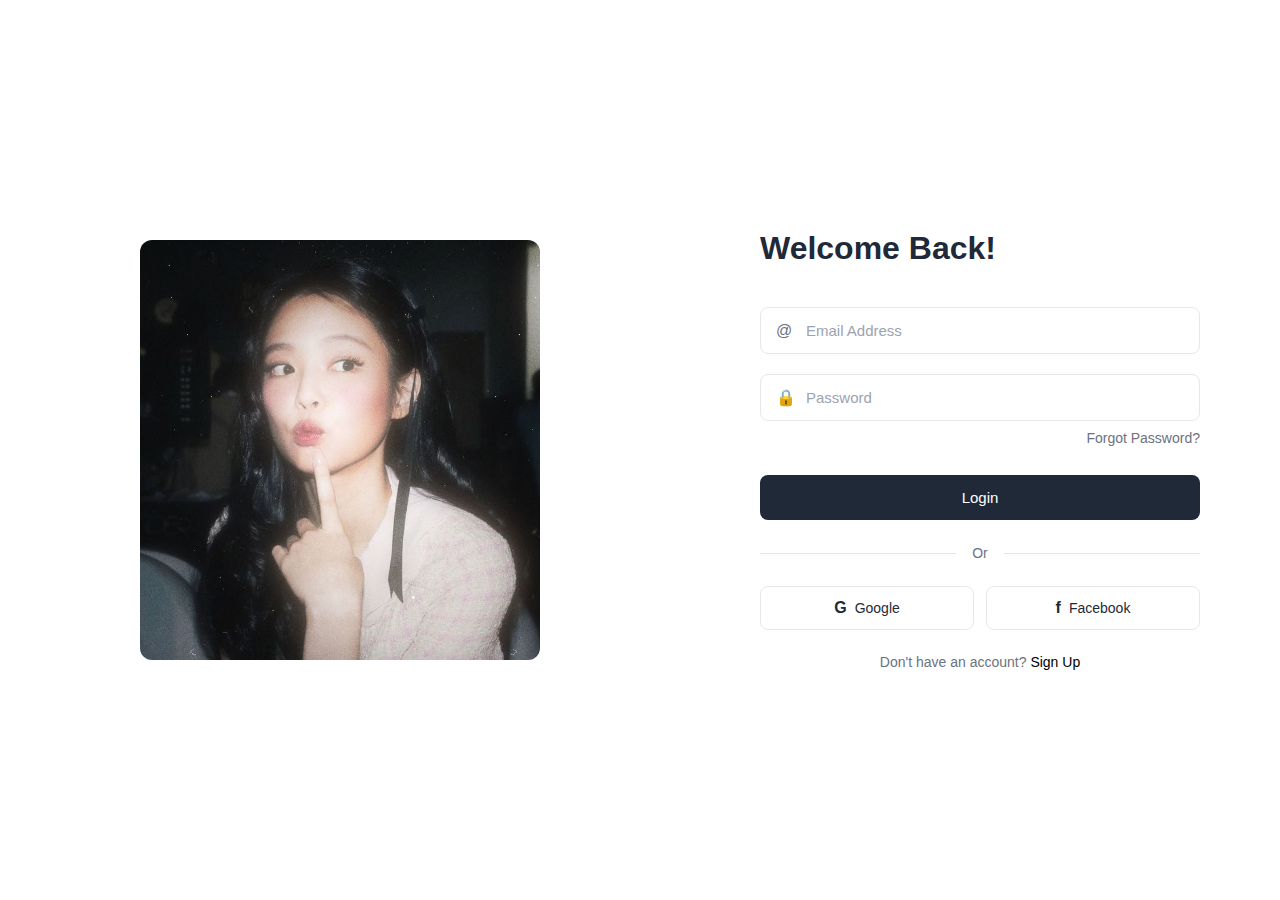
<file: index.html>
<!DOCTYPE html>
<html lang="id">
<head>
    <meta charset="UTF-8">
    <meta name="viewport" content="width=device-width, initial-scale=1.0">
    <title>Login - UTS Web</title>
    <link rel="stylesheet" href="css/style.css">
</head>
<body class="login-page">
    <div class="login-container">
        <!-- sebelah kiri -->
        <div class="login-illustration">
            <div class="illustration-box" style="height:420px; overflow:hidden; border-radius:12px;">
                <img src="image/jennie.jpg" alt="Login illustration"
                     style="width:100%; height:100%; object-fit:cover; object-position:center; display:block;">
            </div>
        </div>
        
        <!-- sebelah kanan welcome back -->
        <div class="login-form-container">
            <h1 class="login-title">Welcome Back!</h1>
            
            <form id="loginForm" class="login-form">
                <div class="form-group">
                    <div class="input-with-icon">
                        <span class="input-icon">@</span>
                        <input 
                            type="email" 
                            id="email" 
                            placeholder="Email Address"
                            required
                        >
                    </div>
                </div>
                
                <div class="form-group">
                    <div class="input-with-icon">
                        <span class="input-icon">🔒</span>
                        <input 
                            type="password" 
                            id="password" 
                            placeholder="Password"
                            required
                        >
                    </div>
                    <div class="forgot-password">
                        <a href="#">Forgot Password?</a>
                    </div>
                </div>
                
                <div id="errorMessage" class="error-message"></div>
                
                <button type="submit" class="btn-login">Login</button>
                
                <div class="divider">
                    <span>Or</span>
                </div>
                
                <div class="social-login">
                    <button type="button" class="btn-social btn-google">
                        <span class="social-icon">G</span>
                        Google
                    </button>
                    <button type="button" class="btn-social btn-facebook">
                        <span class="social-icon">f</span>
                        Facebook
                    </button>
                </div>
                
                <div class="signup-link">
                    Don't have an account? <a href="#">Sign Up</a>
                </div>
            </form>
        </div>
    </div>
    
    <script src="js/script.js"></script>
</body>
</html>
</file>
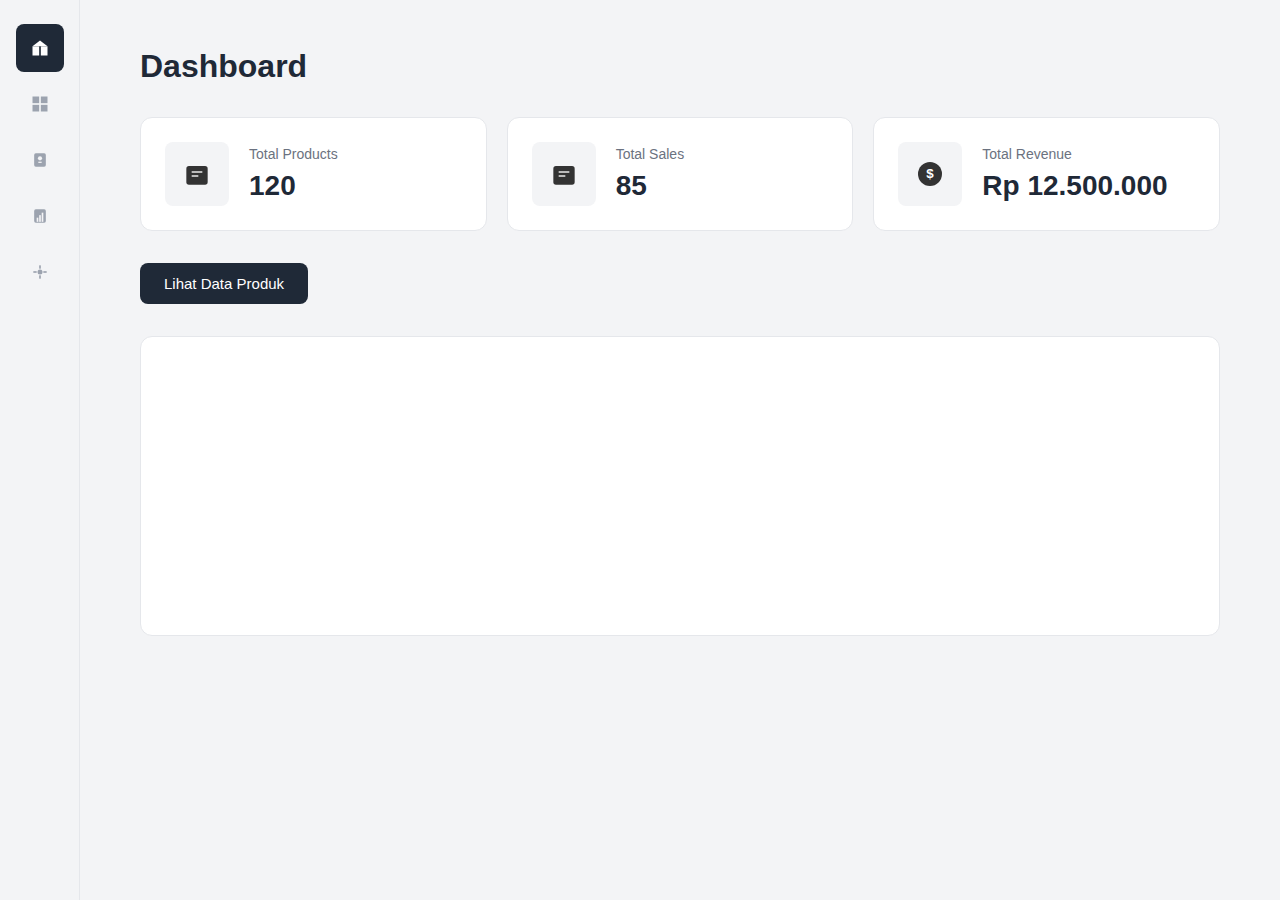
<file: dashboard.html>
<!DOCTYPE html>
<html lang="id">
<head>
    <meta charset="UTF-8">
    <meta name="viewport" content="width=device-width, initial-scale=1.0">
    <title>Dashboard - UTS Web</title>
    <link rel="stylesheet" href="css/style.css">
</head>
<body class="dashboard-page">
    <div class="layout">
        <!-- Sidebar -->
        <aside class="sidebar">
            <nav class="sidebar-menu">
                <a href="dashboard.html" class="menu-item active" title="Home">
                    <svg width="20" height="20" viewBox="0 0 24 24">
                        <rect x="3" y="10" width="8" height="11" fill="currentColor"/>
                        <rect x="13" y="10" width="8" height="11" fill="currentColor"/>
                        <polygon points="12,3 3,10 21,10" fill="currentColor"/>
                    </svg>
                </a>
                <a href="dashboard.html" class="menu-item" title="Dashboard">
                    <svg width="20" height="20" viewBox="0 0 24 24">
                        <rect x="3" y="3" width="8" height="8" fill="currentColor"/>
                        <rect x="13" y="3" width="8" height="8" fill="currentColor"/>
                        <rect x="3" y="13" width="8" height="8" fill="currentColor"/>
                        <rect x="13" y="13" width="8" height="8" fill="currentColor"/>
                    </svg>
                </a>
                <a href="products.html" class="menu-item" title="Products">
                    <svg width="20" height="20" viewBox="0 0 24 24">
                        <rect x="5" y="4" width="14" height="16" rx="2" fill="currentColor"/>
                        <circle cx="12" cy="10" r="2.5" fill="#F3F4F6"/>
                        <rect x="10" y="14" width="4" height="1.5" fill="#F3F4F6"/>
                    </svg>
                </a>
                <a href="products.html" class="menu-item" title="Reports">
                    <svg width="20" height="20" viewBox="0 0 24 24">
                        <rect x="5" y="4" width="14" height="16" rx="2" fill="currentColor"/>
                        <rect x="8" y="14" width="2" height="5" fill="#F3F4F6"/>
                        <rect x="11" y="11" width="2" height="8" fill="#F3F4F6"/>
                        <rect x="14" y="8" width="2" height="11" fill="#F3F4F6"/>
                    </svg>
                </a>
                <a href="#" class="menu-item menu-settings" title="Settings">
                    <svg width="20" height="20" viewBox="0 0 24 24">
                        <circle cx="12" cy="12" r="3" fill="currentColor"/>
                        <rect x="11" y="4" width="2" height="4" fill="currentColor"/>
                        <rect x="11" y="16" width="2" height="4" fill="currentColor"/>
                        <rect x="4" y="11" width="4" height="2" fill="currentColor"/>
                        <rect x="16" y="11" width="4" height="2" fill="currentColor"/>
                    </svg>
                </a>
            </nav>
        </aside>
        
        <!-- Main Content -->
        <main class="main-content">
            <div class="content-wrapper">
                <h1 class="page-title">Dashboard</h1>
                
                <!-- Summary Cards -->
                <div class="cards-container">
                    <div class="summary-card">
                        <div class="card-icon">
                            <svg width="32" height="32" viewBox="0 0 24 24">
                                <rect x="4" y="6" width="16" height="14" rx="2" fill="currentColor"/>
                                <rect x="8" y="10" width="8" height="1" fill="white"/>
                                <rect x="8" y="13" width="5" height="1" fill="white"/>
                            </svg>
                        </div>
                        <div class="card-info">
                            <div class="card-label">Total Products</div>
                            <div class="card-value" id="totalProducts">120</div>
                        </div>
                    </div>
                    
                    <div class="summary-card">
                        <div class="card-icon">
                            <svg width="32" height="32" viewBox="0 0 24 24">
                                <rect x="4" y="6" width="16" height="14" rx="2" fill="currentColor"/>
                                <rect x="8" y="10" width="8" height="1" fill="white"/>
                                <rect x="8" y="13" width="5" height="1" fill="white"/>
                            </svg>
                        </div>
                        <div class="card-info">
                            <div class="card-label">Total Sales</div>
                            <div class="card-value" id="totalSales">85</div>
                        </div>
                    </div>
                    
                    <div class="summary-card">
                        <div class="card-icon">
                            <svg width="32" height="32" viewBox="0 0 24 24">
                                <circle cx="12" cy="12" r="9" fill="currentColor"/>
                                <text x="12" y="15" text-anchor="middle" font-size="10" fill="white" font-weight="bold">$</text>
                            </svg>
                        </div>
                        <div class="card-info">
                            <div class="card-label">Total Revenue</div>
                            <div class="card-value" id="totalRevenue">Rp 12.500.000</div>
                        </div>
                    </div>
                </div>
                
                <!-- Tombol Lihat Data Produk -->
                <div class="button-container">
                    <button onclick="window.location.href='products.html'" class="btn-view-products">
                        Lihat Data Produk
                    </button>
                </div>
                
                <!-- Chart Area (Optional) -->
                <div class="chart-area"></div>
            </div>
        </main>
    </div>
    
    <script src="js/script.js"></script>
</body>
</html>
</file>
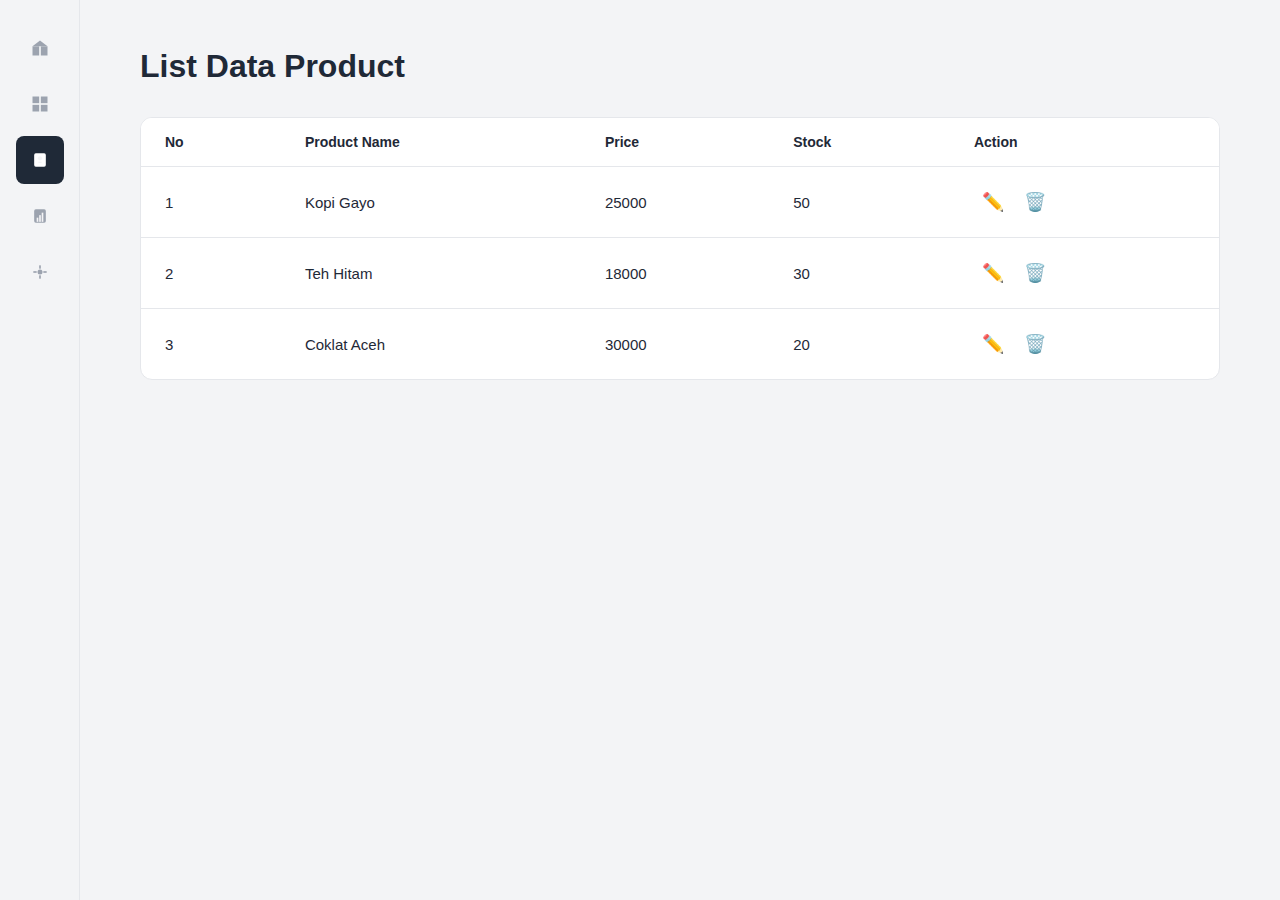
<file: products.html>
<!DOCTYPE html>
<html lang="id">
<head>
    <meta charset="UTF-8">
    <meta name="viewport" content="width=device-width, initial-scale=1.0">
    <title>List Data Product - UTS Web</title>
    <link rel="stylesheet" href="css/style.css">
</head>
<body class="products-page">
    <div class="layout">
        <!-- sidebar -->
        <aside class="sidebar">
            <nav class="sidebar-menu">
                <a href="dashboard.html" class="menu-item" title="Home">
                    <svg width="20" height="20" viewBox="0 0 24 24">
                        <rect x="3" y="10" width="8" height="11" fill="currentColor"/>
                        <rect x="13" y="10" width="8" height="11" fill="currentColor"/>
                        <polygon points="12,3 3,10 21,10" fill="currentColor"/>
                    </svg>
                </a>
                <a href="dashboard.html" class="menu-item" title="Dashboard">
                    <svg width="20" height="20" viewBox="0 0 24 24">
                        <rect x="3" y="3" width="8" height="8" fill="currentColor"/>
                        <rect x="13" y="3" width="8" height="8" fill="currentColor"/>
                        <rect x="3" y="13" width="8" height="8" fill="currentColor"/>
                        <rect x="13" y="13" width="8" height="8" fill="currentColor"/>
                    </svg>
                </a>
                <a href="products.html" class="menu-item active" title="Products">
                    <svg width="20" height="20" viewBox="0 0 24 24">
                        <rect x="5" y="4" width="14" height="16" rx="2" fill="currentColor"/>
                        <circle cx="12" cy="10" r="2.5" fill="#F3F4F6"/>
                        <rect x="10" y="14" width="4" height="1.5" fill="#F3F4F6"/>
                    </svg>
                </a>
                <a href="products.html" class="menu-item" title="Reports">
                    <svg width="20" height="20" viewBox="0 0 24 24">
                        <rect x="5" y="4" width="14" height="16" rx="2" fill="currentColor"/>
                        <rect x="8" y="14" width="2" height="5" fill="#F3F4F6"/>
                        <rect x="11" y="11" width="2" height="8" fill="#F3F4F6"/>
                        <rect x="14" y="8" width="2" height="11" fill="#F3F4F6"/>
                    </svg>
                </a>
                <a href="#" class="menu-item menu-settings" title="Settings">
                    <svg width="20" height="20" viewBox="0 0 24 24">
                        <circle cx="12" cy="12" r="3" fill="currentColor"/>
                        <rect x="11" y="4" width="2" height="4" fill="currentColor"/>
                        <rect x="11" y="16" width="2" height="4" fill="currentColor"/>
                        <rect x="4" y="11" width="4" height="2" fill="currentColor"/>
                        <rect x="16" y="11" width="4" height="2" fill="currentColor"/>
                    </svg>
                </a>
            </nav>
        </aside>
        
        <!-- main content -->
        <main class="main-content">
            <div class="content-wrapper">
                <h1 class="page-title">List Data Product</h1>
                
                <div class="table-wrapper">
                    <table class="product-table">
                        <thead>
                            <tr>
                                <th>No</th>
                                <th>Product Name</th>
                                <th>Price</th>
                                <th>Stock</th>
                                <th>Action</th>
                            </tr>
                        </thead>
                        <tbody id="productTableBody">
                        </tbody>
                    </table>
                </div>
            </div>
        </main>
    </div>
    
    <script src="js/script.js"></script>
</body>
</html>
</file>
<file: css/style.css>
/* ===== RESET ===== */
* {
    margin: 0;
    padding: 0;
    box-sizing: border-box;
}

body {
    font-family: -apple-system, BlinkMacSystemFont, 'Segoe UI', 'Roboto', sans-serif;
    color: #333;
    background: #FFFFFF;
}

/* LOGIN PAGE */
.login-page {
    background: #FFFFFF;
}

.login-container {
    display: flex;
    min-height: 100vh;
}

.login-illustration {
    flex: 1;
    display: flex;
    align-items: center;
    justify-content: center;
    background: #FFFFFF;
    padding: 40px;
}

.illustration-box {
    width: 100%;
    max-width: 400px;
}

.login-form-illustration {
    width: 100%;
    height: 400px;
    border: 2px solid #E5E7EB;
    border-radius: 12px;
    display: flex;
    align-items: center;
    justify-content: center;
    color: #9CA3AF;
    font-size: 14px;
    background: #FAFAFA;
}

.login-form-container {
    flex: 1;
    display: flex;
    flex-direction: column;
    justify-content: center;
    padding: 40px 80px;
    max-width: 600px;
}

.login-title {
    font-size: 32px;
    font-weight: 600;
    color: #1F2937;
    margin-bottom: 40px;
    text-align: left;
}

.login-form {
    width: 100%;
}

.form-group {
    margin-bottom: 20px;
}

.input-with-icon {
    position: relative;
    display: flex;
    align-items: center;
}

.input-icon {
    position: absolute;
    left: 16px;
    color: #6B7280;
    font-size: 16px;
}

.input-with-icon input {
    width: 100%;
    padding: 14px 16px 14px 45px;
    border: 1.5px solid #E5E7EB;
    border-radius: 8px;
    font-size: 15px;
    color: #1F2937;
    transition: all 0.2s;
}

.input-with-icon input::placeholder {
    color: #9CA3AF;
}

.input-with-icon input:focus {
    outline: none;
    border-color: #3B82F6;
}

.forgot-password {
    text-align: right;
    margin-top: 8px;
}

.forgot-password a {
    color: #6B7280;
    font-size: 14px;
    text-decoration: none;
}

.forgot-password a:hover {
    color: #3B82F6;
}

.error-message {
    background: #FEE2E2;
    color: #DC2626;
    padding: 12px;
    border-radius: 8px;
    margin-bottom: 16px;
    font-size: 14px;
    display: none;
}

.error-message.show {
    display: block;
}

.btn-login {
    width: 100%;
    padding: 14px;
    background: #1F2937;
    color: #FFFFFF;
    border: none;
    border-radius: 8px;
    font-size: 15px;
    font-weight: 500;
    cursor: pointer;
    transition: all 0.2s;
    margin-top: 8px;
}

.btn-login:hover {
    background: #111827;
}

.divider {
    text-align: center;
    margin: 24px 0;
    position: relative;
}

.divider::before {
    content: '';
    position: absolute;
    top: 50%;
    left: 0;
    right: 0;
    height: 1px;
    background: #E5E7EB;
}

.divider span {
    background: #FFFFFF;
    padding: 0 16px;
    color: #6B7280;
    font-size: 14px;
    position: relative;
}

.social-login {
    display: grid;
    grid-template-columns: 1fr 1fr;
    gap: 12px;
    margin-bottom: 24px;
}

.btn-social {
    padding: 12px 16px;
    border: 1.5px solid #E5E7EB;
    background: #FFFFFF;
    border-radius: 8px;
    font-size: 14px;
    font-weight: 500;
    color: #1F2937;
    cursor: pointer;
    display: flex;
    align-items: center;
    justify-content: center;
    gap: 8px;
    transition: all 0.2s;
}

.btn-social:hover {
    border-color: #D1D5DB;
    background: #F9FAFB;
}

.social-icon {
    font-weight: 700;
    font-size: 16px;
}

.signup-link {
    text-align: center;
    color: #6B7280;
    font-size: 14px;
}

.signup-link a {
    color: black;
    text-decoration: none;
    font-weight: 500;
}

.signup-link a:hover {
    text-decoration: underline;
}

/* DASHBOARD & PRODUCTS LAYOUT */
.layout {
    display: flex;
    min-height: 100vh;
    background: #F3F4F6;
}

/* ssidebar */
.sidebar {
    width: 80px;
    background: #F3F4F6;
    display: flex;
    flex-direction: column;
    padding: 24px 0;
    border-right: 1px solid #E5E7EB;
}

.sidebar-menu {
    display: flex;
    flex-direction: column;
    gap: 8px;
    padding: 0 16px;
}

.menu-item {
    width: 48px;
    height: 48px;
    display: flex;
    align-items: center;
    justify-content: center;
    border-radius: 8px;
    color: #9CA3AF;
    text-decoration: none;
    transition: all 0.2s;
    background: transparent;
}

.menu-item:hover {
    background: #E5E7EB;
}

.menu-item.active {
    background: #1F2937;
    color: #FFFFFF;
}

.menu-item svg {
    width: 20px;
    height: 20px;
}

.menu-settings {
    margin-top: auto;
}

/* Mamin content */
.main-content {
    flex: 1;
    padding: 0;
    background: #F3F4F6;
}

.content-wrapper {
    max-width: 1200px;
    padding: 48px 60px;
}

.page-title {
    font-size: 32px;
    font-weight: 600;
    color: #1F2937;
    margin-bottom: 32px;
}

/* dashboard cards dengan grid */
.cards-container {
    display: grid;
    grid-template-columns: repeat(3, 1fr);
    gap: 20px;
    margin-bottom: 32px;
}

.summary-card {
    background: #FFFFFF;
    border: 1px solid #E5E7EB;
    border-radius: 12px;
    padding: 24px;
    display: flex;
    align-items: center;
    gap: 20px;
}

.card-icon {
    width: 64px;
    height: 64px;
    background: #F3F4F6;
    border-radius: 8px;
    display: flex;
    align-items: center;
    justify-content: center;
    flex-shrink: 0;
}

.card-icon svg {
    fill: #9CA3AF;
}

.card-info {
    flex: 1;
}

.card-label {
    font-size: 14px;
    color: #6B7280;
    margin-bottom: 8px;
    font-weight: 500;
}

.card-value {
    font-size: 28px;
    font-weight: 700;
    color: #1F2937;
}

/* button container */
.button-container {
    margin-bottom: 32px;
}

.btn-view-products {
    padding: 12px 24px;
    background: #1F2937;
    color: #FFFFFF;
    border: none;
    border-radius: 8px;
    font-size: 15px;
    font-weight: 500;
    cursor: pointer;
    transition: all 0.2s;
}

.btn-view-products:hover {
    background: #111827;
}

/* chart area */
.chart-area {
    background: #FFFFFF;
    border: 1px solid #E5E7EB;
    border-radius: 12px;
    height: 300px;
}

/* PRODUCTS TABLE */
.table-wrapper {
    background: #FFFFFF;
    border: 1px solid #E5E7EB;
    border-radius: 12px;
    overflow: hidden;
}

.product-table {
    width: 100%;
    border-collapse: collapse;
}

.product-table thead {
    background: #FFFFFF;
    border-bottom: 1px solid #E5E7EB;
}

.product-table th {
    padding: 16px 24px;
    text-align: left;
    font-size: 14px;
    font-weight: 600;
    color: #1F2937;
}

.product-table tbody tr {
    border-bottom: 1px solid #E5E7EB;
}

.product-table tbody tr:last-child {
    border-bottom: none;
}

.product-table td {
    padding: 20px 24px;
    font-size: 15px;
    color: #1F2937;
}

.btn-edit,
.btn-delete {
    background: none;
    border: none;
    cursor: pointer;
    font-size: 18px;
    padding: 4px 8px;
    transition: all 0.2s;
}

.btn-edit:hover,
.btn-delete:hover {
    transform: scale(1.2);
}

/* RESPONSIVE DESIGN */
@media (max-width: 1024px) {
    .login-container {
        flex-direction: column;
    }
    
    .login-illustration {
        display: none;
    }
    
    .login-form-container {
        max-width: 100%;
        padding: 40px;
    }
    
    .cards-container {
        grid-template-columns: 1fr;
    }
    
    .content-wrapper {
        padding: 32px 24px;
    }
}

@media (max-width: 768px) {
    .sidebar {
        width: 60px;
    }
    
    .menu-item {
        width: 40px;
        height: 40px;
    }
    
    .page-title {
        font-size: 24px;
    }
    
    .card-value {
        font-size: 24px;
    }
    
    .table-wrapper {
        overflow-x: auto;
    }
}
</file>
